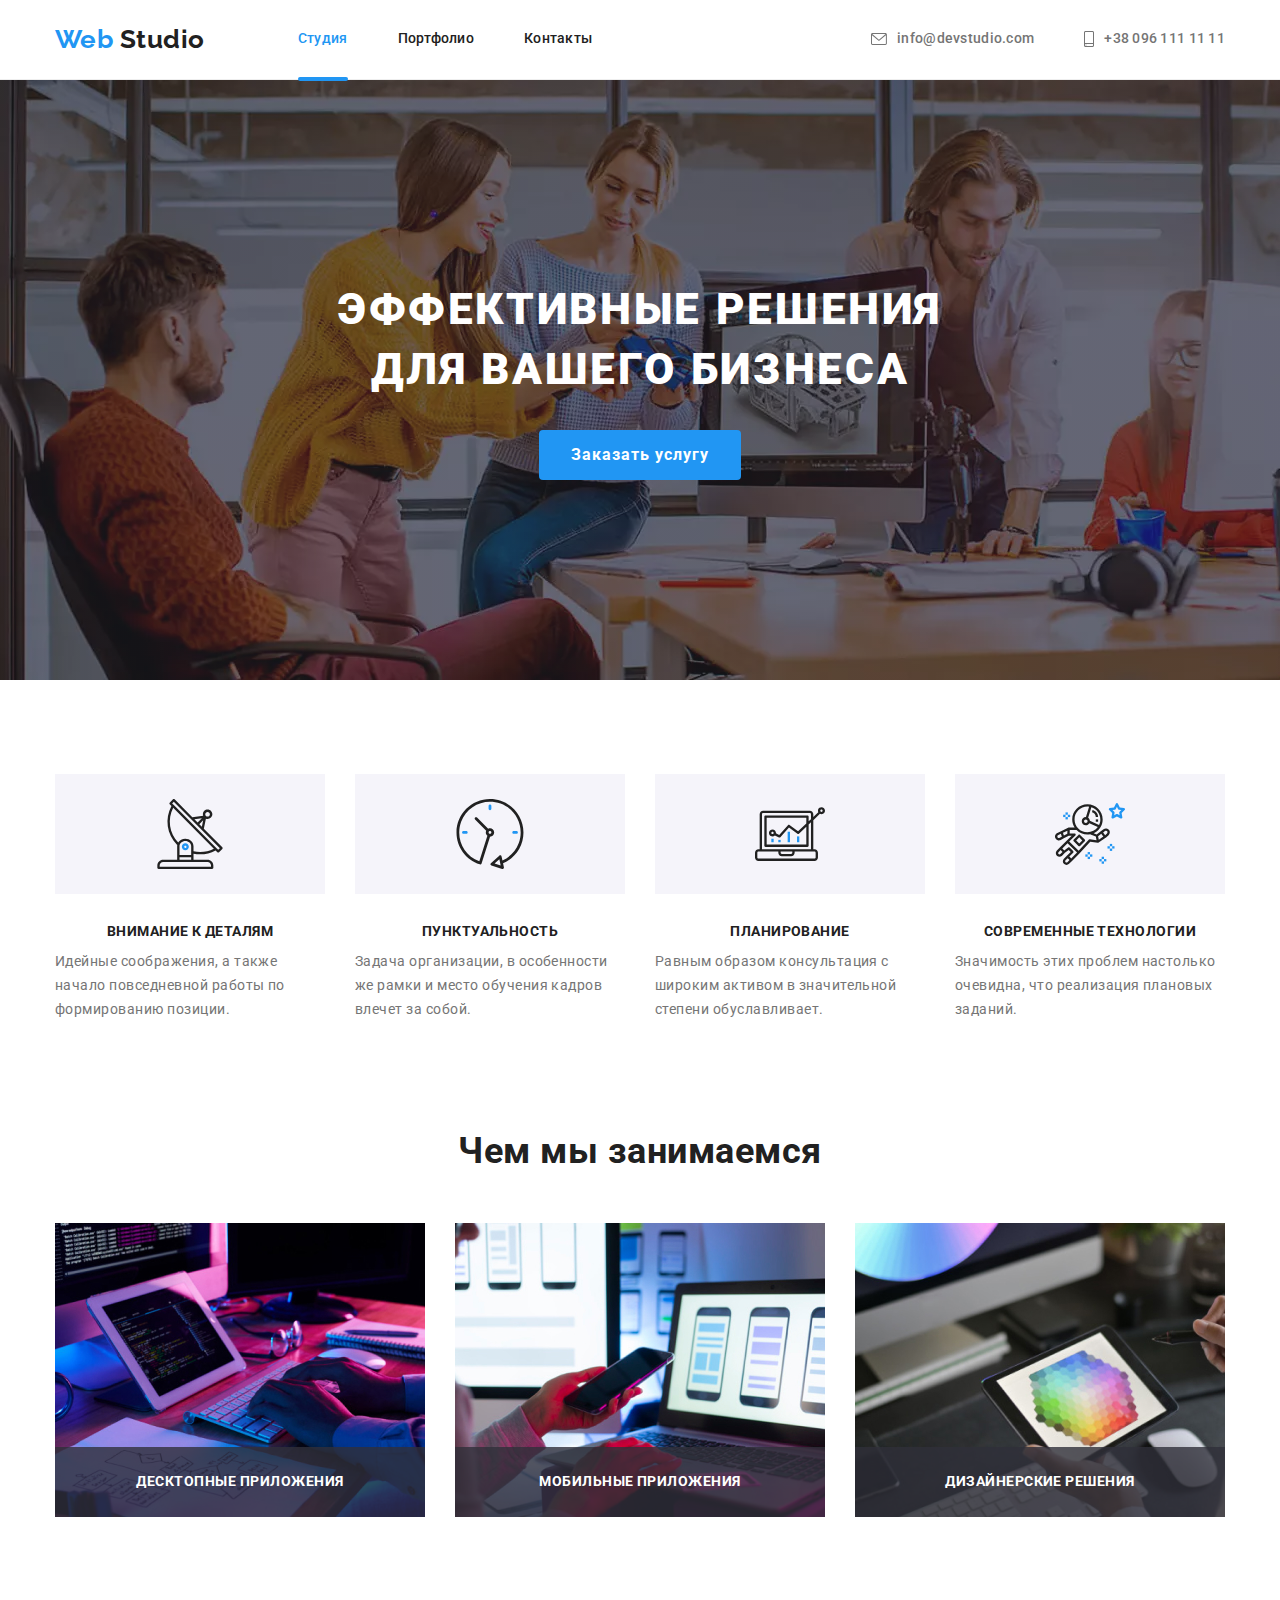
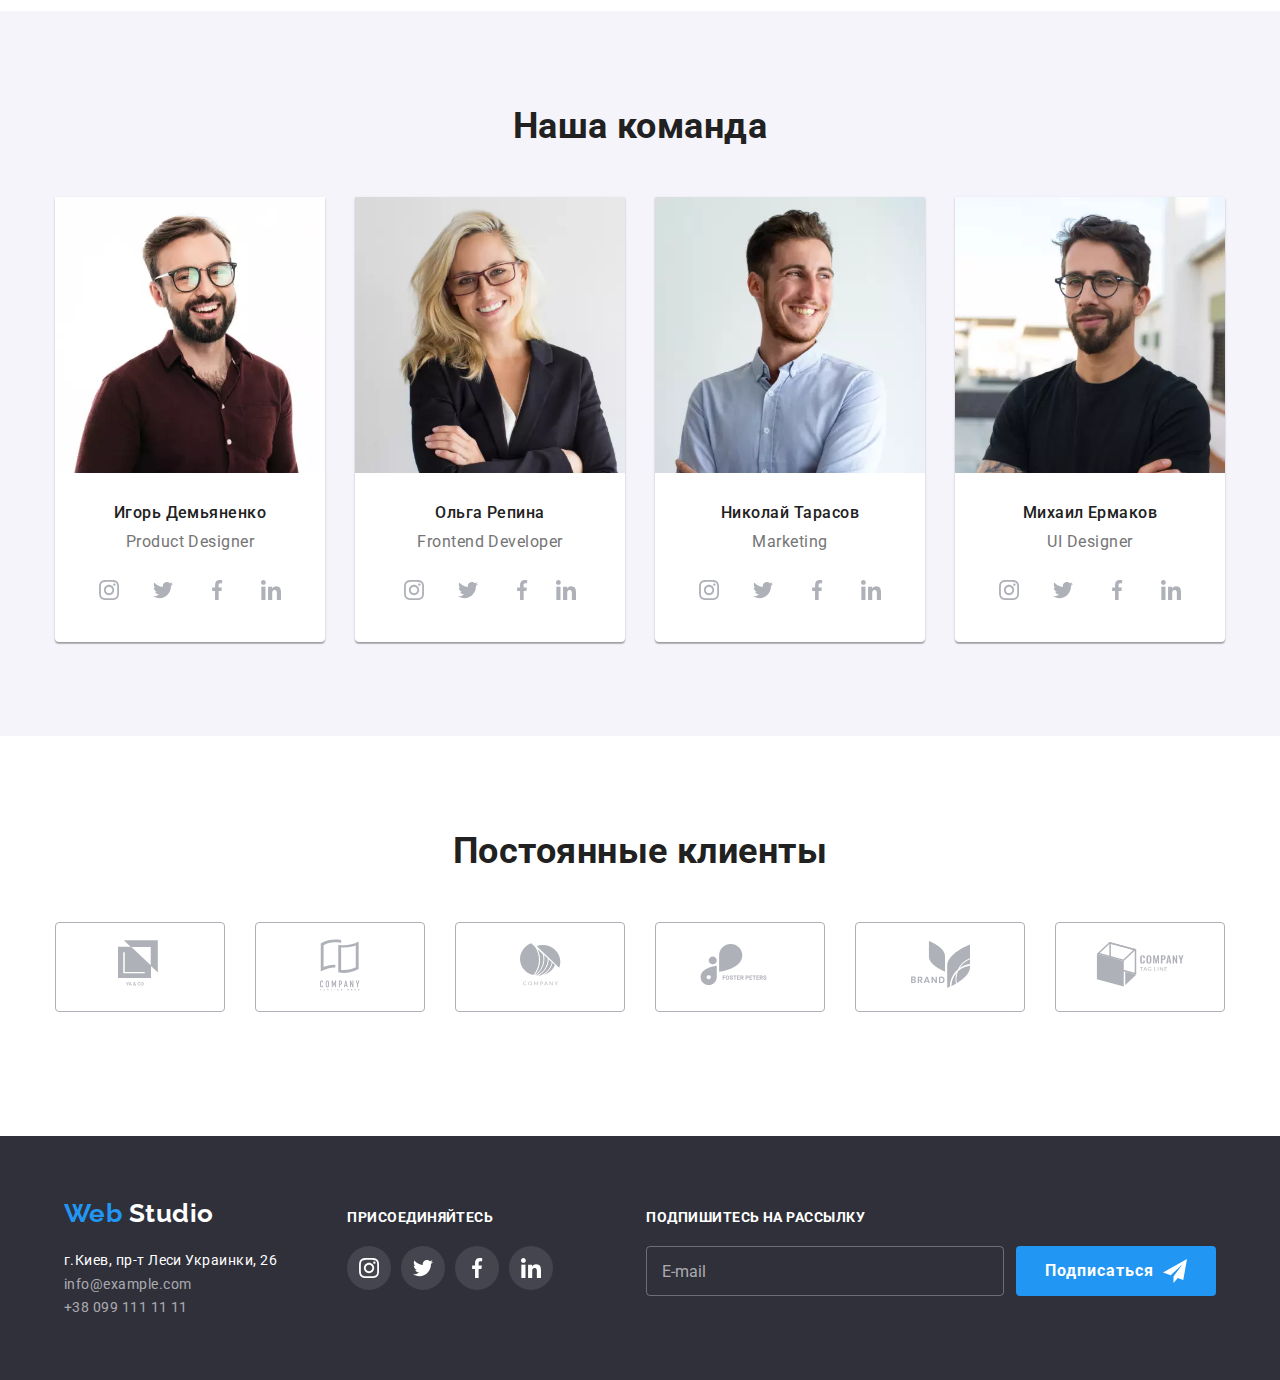
<file: index.html>
<!DOCTYPE html>
<html lang="ru">
	<head>
		<meta charset="UTF-8" />
		<meta name="viewport" content="width=device-width, initial-scale=1.0" />
		<title>WebStudio</title>
		<link
			href="https://fonts.googleapis.com/css2?family=Raleway:wght@700&family=Roboto:wght@400;500;700;900&display=swap"
			rel="stylesheet"/>
		<link
			rel="stylesheet"
			href="https://cdnjs.cloudflare.com/ajax/libs/modern-normalize/1.0.0/modern-normalize.min.css"
		/>
		<link rel="stylesheet" href="./css/main.min.css">
				
	</head>
	<body>
		<!----------------------------Header----------------------------->
		<header class="header">
			<div class="container">
				<div class="navigation">
					
					<a href="./index.html" class="link navigation__logo" aria-label="логотип">
						<span class="navigation__logo-part" lang="en">Web</span>
						<span>Studio</span>
					</a>

					<button type="button" class="navigation__button" aria-expanded="true" aria-controls="menu-container"
						data-menu-button>
						<svg width="40" height="40" aria-label="Мобильное меню" class="navigation-button-svg">
							<use class="navigation__button-close" href="./img/sprite.svg#close_40"></use>
							<use class="navigation__button-menu" href="./img/sprite.svg#menu_40"></use>
						</svg>
					</button>
					<div class="menu-mobile" data-menu>
						<ul class="navigation__list list">
							<li class="navigation__list-item"><a href="./index.html"
									class="link navigation__list-link current">Студия</a></li>
							<li class="navigation__list-item">
								<a href="./portfolio.html" class="link navigation__list-link">Портфолио</a>
							</li>
							<li class="navigation__list-item"><a href="" class="link navigation__list-link">Контакты</a></li>
						</ul>
						<address class="address">
							<ul class="address__list list">
								<li class="address__list-item">
									<a href="mailto:info@devstudio.com" class="link address__list-info">
										<svg width="16" height="12" class="address__list-svg">
											<use href="./img/sprite.svg#envelope"></use>
										</svg> info@devstudio.com</a>
								</li>
								<li class="address__list-item">
									<a href="tel:+380961111111" class="link address__list-info">
										<svg width="10" height="16" class="address__list-svg">
											<use href="./img/sprite.svg#smartphone"></use>
										</svg>+38 096 111 11 11</a>
								</li>
							</ul>
						</address>
					</div>

				</div>
			</div>
		</header>
		<main>
			<!----------------------------Hero----------------------------->
			<section class="hero">
				<div class="container">
					<h2 class="hero__title">Эффективные решения для вашего бизнеса</h2>
					<button type="button" class="hero__button" data-modal-open>Заказать услугу</button>
				</div>
			</section>
			<!-----------------------------Qualities---------------------------->
			<section class="section__qualities">
				<div class="container">
					<h2 hidden>Качества</h2>
					<ul class="qualities__list list">
						<li class="qualities__list-item qualities__list-icon-antenna">
							<h3 class="qualities__list-title">Внимание к деталям</h3>
							<p class="qualities__list-description">Идейные соображения, а также начало повседневной работы
								по формированию позиции.
							</p>
						</li>
						<li class="qualities__list-item qualities__list-icon-clock">
							<h3 class="qualities__list-title">Пунктуальность</h3>
							<p class="qualities__list-description">
								Задача организации, в особенности же рамки и место обучения кадров влечет за собой.
							</p>
						</li>
						<li class="qualities__list-item qualities__list-icon-diagram">
							<h3 class="qualities__list-title">Планирование</h3>
							<p class="qualities__list-description">
								Равным образом консультация с широким активом в значительной степени обуславливает.
							</p>
						</li>
						<li class="qualities__list-item qualities__list-icon-astronaut">
							<h3 class="qualities__list-title">Современные технологии</h3>
							<p class="qualities__list-description">Значимость этих проблем настолько очевидна, что
								реализация плановых заданий.</p>
						</li>
					</ul>
				</div>
			</section>
	
			<!------------------------------Work with----------------------------->
			<section class="section__work">
				<div class="container">
					<h2 class="work__title">Чем мы занимаемся</h2>
					<ul class="work__list list">
						<li class="work__list-item">
							<a class="work__list-link link" href=""><img src="./img/img1.jpg" width="370" height="294"
									alt="фото разработки" /></a>
							<div class="work__list-position">
								<p class="work__list-position-title">Десктопные приложения</p>
							</div>
						</li>
						<li class="work__list-item">
							<a class="work__list-link link" href=""><img src="./img/img2.jpg" width="370" height="294"
									alt="фото приложения" /></a>
							<div class="work__list-position">
								<p class="work__list-position-title">Мобильные приложения</p>
							</div>
						</li>
						<li class="work__list-item">
							<a class="work__list-link link" href=""><img src="./img/img3.jpg" width="370" height="294"
									alt="фото дизайна" /></a>
							<div class="work__list-position">
								<p class="work__list-position-title">Дизайнерские решения</p>
							</div>
						</li>
					</ul>
				</div>
			</section>
			<!------------------------------Our team----------------------------->
			<section class="section__team">
				<div class="container">
					<h2 class="team__title">Наша команда</h2>
					<ul class="team__list list">
						<li class="team__list-item">
							<picture class="picture">
								<source srcset="./img/team/mobil/mobil1@1x.webp 1x, ./img/team/mobil/mobil1@2x.webp 2x" @media="min-width: 320px">
								<source srcset="./img/team/mobil/mobil1@1x.jpg 1x, ./img/team/mobil/mobil1@2x.jpg 2x" @media="min-width: 320px">
								<source srcset="./img/team/tablet/tablet1@1x.webp 1x, ./img/team/tablet/tablet1@2x.webp 2x" @media="min-width: 768px">
								<source srcset="./img/team/tablet/tablet1@1x.jpg 1x, ./img/team/tablet/tablet1@2x.jpg 2x" @media="min-width: 768px">
								<source srcset="./img/team/desk/desk1@1x.webp 1x, ./img/team/desk/desk1@2x.webp 2x" @media="min-width: 1200px">
								<source srcset="./img/team/desk/desk1@1x.jpg 1x, ./img/team/desk/desk1@2x.jpg 2x" @media="min-width: 1200px">
								<img src="./img/team1.jpg1" width="450" height="460"
									alt="работник Игорь Демьяненко" />
							</picture>
							
							<h3 class="team__list-item-name">Игорь Демьяненко</h3>
							<p class="team__list-item-position" lang="en">Product Designer</p>
							<ul class="list team__social-list">
								<li class="team__social-list-item"><a href="" class="team__social-list-link"
										aria-label="Instagram">
										<svg class="team__social-list-svg">
											<use href="./img/sprite.svg#instagram"></use>
										</svg>
									</a></li>
								<li class="team__social-list-item"><a href="" class="team__social-list-link"
										aria-label="Twitter">
										<svg class="team__social-list-svg">
											<use href="./img/sprite.svg#twitter"></use>
										</svg></a></li>
								<li class="team__social-list-item"><a href="" class="team__social-list-link"
										aria-label="Facebook">
										<svg class="team__social-list-svg">
											<use href="./img/sprite.svg#facebook"></use>
										</svg></a></li>
								<li class="team__social-list-item"><a href="" class="team__social-list-link"
										aria-label="LinkedIn">
										<svg class="team__social-list-svg">
											<use href="./img/sprite.svg#linkedin"></use>
										</svg></a></li>
							</ul>
						</li>
						<li class="team__list-item">
							<picture class="picture">
								<source srcset="./img/team/mobil/mobil2@1x.webp 1x, ./img/team/mobil/mobil2@2x.webp 2x" @media="min-width: 320px">
								<source srcset="./img/team/mobil/mobil2@1x.jpg 1x, ./img/team/mobil/mobil2@2x.jpg 2x" @media="min-width: 320px">
								<source srcset="./img/team/tablet/tablet2@1x.webp 1x, ./img/team/tablet/tablet2@2x.webp 2x" @media="min-width: 768px">
								<source srcset="./img/team/tablet/tablet2@1x.jpg 1x, ./img/team/tablet/tablet2@2x.jpg 2x" @media="min-width: 768px">
								<source srcset="./img/team/desk/desk2@1x.webp 1x, ./img/team/desk/desk2@2x.webp 2x" @media="min-width: 1200px">
								<source srcset="./img/team/desk/desk2@1x.jpg 1x, ./img/team/desk/desk2@2x.jpg 2x" @media="min-width: 1200px">
								<img 
								srcset="./img/team/desk2@1x.webp 1x, ./img/team/desk2@2x.webp 2x"
								src="./img/team2.jpg" class="team_img"  width="450" height="460" alt="работник Ольга Репина" />
							</picture>
							<h3 class="team__list-item-name">Ольга Репина</h3>
							<p class="team__list-item-position" lang="en">Frontend Developer</p>
							<ul class="list team__social-list">
								<li class="team__social-list-item"><a href="" class="team__social-list-link"
										aria-label="Instagram">
										<svg class="team__social-list-svg">
											<use href="./img/sprite.svg#instagram"></use>
										</svg>
									</a></li>
								<li class="team__social-list-item"><a href="" class="team__social-list-link"
										aria-label="Twitter">
										<svg class="team__social-list-svg">
											<use href="./img/sprite.svg#twitter"></use>
										</svg></a></li>
								<li class="team__social-list-itemm"><a href="" class="team__social-list-link"
										aria-label="Facebook">
										<svg class="team__social-list-svg">
											<use href="./img/sprite.svg#facebook"></use>
										</svg></a></li>
								<li class="team__social-list-item"><a href="" class="team__social-list-link"
										aria-label="LinkedIn">
										<svg class="team__social-list-svg">
											<use href="./img/sprite.svg#linkedin"></use>
										</svg></a></li>
							</ul>
						</li>
						<li class="team__list-item">
							<picture class="picture">
								<source srcset="./img/team/mobil/mobil3@1x.webp 1x, ./img/team/mobil/mobil3@2x.webp 2x" @media="min-width: 320px">
								<source srcset="./img/team/mobil/mobil3@1x.jpg 1x, ./img/team/mobil/mobil3@2x.jpg 2x" @media="min-width: 320px">
								<source srcset="./img/team/tablet/tablet3@1x.webp 1x, ./img/team/tablet/tablet3@2x.webp 2x" @media="min-width: 768px">
								<source srcset="./img/team/tablet/tablet3@1x.jpg 1x, ./img/team/tablet/tablet3@2x.jpg 2x" @media="min-width: 768px">
								<source srcset="./img/team/desk/desk3@1x.webp 1x, ./img/team/desk/desk3@2x.webp 2x" @media="min-width: 1200px">
								<source srcset="./img/team/desk/desk3@1x.jpg 1x, ./img/team/desk/desk3@2x.jpg 2x" @media="min-width: 1200px">
								<img 
								srcset="./img/team/desk3@1x.webp 1x, ./img/team/desk3@2x.webp 2x"
								src="./img/team3.jpg" width="450" height="460" alt="работник Николай Тарасов" />
							</picture>
							<h3 class="team__list-item-name">Николай Тарасов</h3>
							<p class="team__list-item-position" lang="en">Marketing</p>
							<ul class="list team__social-list">
								<li class="team__social-list-item"><a href="" class="team__social-list-link"
										aria-label="Instagram">
										<svg class="team__social-list-svg">
											<use href="./img/sprite.svg#instagram"></use>
										</svg>
									</a></li>
								<li class="team__social-list-item"><a href="" class="team__social-list-link"
										aria-label="Twitter">
										<svg class="team__social-list-svg">
											<use href="./img/sprite.svg#twitter"></use>
										</svg></a></li>
								<li class="team__social-list-item"><a href="" class="team__social-list-link"
										aria-label="Facebook">
										<svg class="team__social-list-svg">
											<use href="./img/sprite.svg#facebook"></use>
										</svg></a></li>
								<li class="team__social-list-item"><a href="" class="team__social-list-link"
										aria-label="LinkedIn">
										<svg class="team__social-list-svg">
											<use href="./img/sprite.svg#linkedin"></use>
										</svg></a></li>
							</ul>
						</li>
						<li class="team__list-item">
							<picture class="picture">
								<source srcset="./img/team/mobil/mobil4@1x.webp 1x, ./img/team/mobil/mobil4@2x.webp 2x" @media="min-width: 320px">
								<source srcset="./img/team/mobil/mobil4@1x.jpg 1x, ./img/team/mobil/mobil4@2x.jpg 2x" @media="min-width: 320px">
								<source srcset="./img/team/tablet/tablet4@1x.webp 1x, ./img/team/tablet/tablet4@2x.webp 2x" @media="min-width: 768px">
								<source srcset="./img/team/tablet/tablet4@1x.jpg 1x, ./img/team/tablet/tablet4@2x.jpg 2x" @media="min-width: 768px">
								<source srcset="./img/team/desk/desk4@1x.webp 1x, ./img/team/desk/desk4@2x.webp 2x" @media="min-width: 1200px">
								<source srcset="./img/team/desk/desk4@1x.jpg 1x, ./img/team/desk/desk4@2x.jpg 2x" @media="min-width: 1200px">
								<img 
								srcset="./img/team/desk4@1x.webp 1x, ./img/team/desk4@2x.webp 2x"
								src="./img/team4.jpg" width="450" height="460" alt="работник Михаил Ермаков" />
							</picture>
							<h3 class="team__list-item-name">Михаил Ермаков</h3>
							<p class="team__list-item-position" lang="en">UI Designer</p>
							<ul class="list team__social-list">
								<li class="team__social-list-item"><a href="" class="team__social-list-link"
										aria-label="Instagram">
										<svg class="team__social-list-svg">
											<use href="./img/sprite.svg#instagram"></use>
										</svg>
									</a></li>
								<li class="team__social-list-item"><a href="" class="team__social-list-link"
										aria-label="Twitter">
										<svg class="team__social-list-svg">
											<use href="./img/sprite.svg#twitter"></use>
										</svg></a></li>
								<li class="team__social-list-item"><a href="" class="team__social-list-link"
										aria-label="Facebook">
										<svg class="team__social-list-svg">
											<use href="./img/sprite.svg#facebook"></use>
										</svg></a></li>
								<li class="team__social-list-item"><a href="" class="team__social-list-link"
										aria-label="LinkedIn">
										<svg class="team__social-list-svg">
											<use href="./img/sprite.svg#linkedin"></use>
										</svg></a></li>
							</ul>
						</li>
					</ul>
				</div>
			</section>
			<!------------------------------Our clients----------------------------->
			<section class="section__clients">
				<div class="container">
					<h2 class="clients__title">Постоянные клиенты</h2>
					<ul class="clients__list list">
						<li class="clients__list-item">
							<a class="clients__list-link link" href="">
								<svg width="44" height="49" class="clients__list-svg">
									<use href="./img/sprite.svg#logo1"></use>
								</svg>
							</a>
						</li>
						<li class="clients__list-item">
							<a class="clients__list-link link" href="">
								<svg width="40" height="52" class="clients__list-svg">
									<use href="./img/sprite.svg#logo2"></use>
								</svg>
							</a>
						</li>
						<li class="clients__list-item">
							<a class="clients__list-link link" href="">
								<svg width="41" height="43" class="clients__list-svg">
									<use href="./img/sprite.svg#logo3"></use>
								</svg>
							</a>
						</li>
						<li class="clients__list-item">
							<a class="clients__list-link link" href="">
								<svg width="80" height="42" class="clients__list-svg">
									<use href="./img/sprite.svg#logo4"></use>
								</svg>
							</a>
						</li>
						<li class="clients__list-item">
							<a class="clients__list-link link" href="">
								<svg width="59" height="47" class="clients__list-svg">
									<use href="./img/sprite.svg#logo5"></use>
								</svg>
							</a>
						</li>
						<li class="clients__list-item">
							<a class="clients__list-link link" href="">
								<svg width="89" height="45" class="clients__list-svg">
									<use href="./img/sprite.svg#logo6"></use>
								</svg>
							</a>
						</li>
					</ul>
				</div>
			</section>
		</main>
		<!-------------------------------Footer------------------------------->
		<footer class="section__footer">
			<div class="container">
				<div class="contact">
					<div class="contact__logo">
						<a href="./index.html" class="link contact__logo-link " aria-label="логотип">
							<span class="contact__logo-part" lang="en">Web</span>
							<span class="contact__logo-second-part" lang="en">Studio</span>
						</a>
						<address class="contact__address">
							<ul class="list contact__address-list">
								<li class="contact__address-list-item">
									<a href="https://goo.gl/maps/N2gtBFf1qG5EuxBL6" class="link contact__address-list-link"
										target="_blank">
										г.Киев, пр-т Леси Украинки, 26
									</a>
								</li>
								<li class="contact__address-list-item">
									<a href="mailto:info@example.com"
										class="link contact__address-list-info">info@example.com</a>
								</li>
								<li class="contact__address-list-item">
									<a href="tel:+380991111111" class="link contact__address-list-info">+38 099 111 11
										11</a>
								</li>
							</ul>
						</address>
					</div>
	
					<div class="contact__social">
						<h2 class="contact__social-title">присоединяйтесь</h2>
						<ul class="list contact__social-list">
							<li class="contact__social-list-item">
								<a href="" class="link contact__social-list-link" aria-label="Instagram">
									<svg class="contact__social-svg">
										<use href="./img/sprite.svg#instagram"></use>
									</svg>
								</a></li>
							<li class="contact__social-list-item">
								<a href="" class="link contact__social-list-link" aria-label="Twitter">
									<svg class="contact__social-svg">
										<use href="./img/sprite.svg#twitter"></use>
									</svg></a></li>
							<li class="contact__social-list-item">
								<a href="" class="link contact__social-list-link" aria-label="Facebook">
									<svg class="contact__social-svg">
										<use href="./img/sprite.svg#facebook"></use>
									</svg></a></li>
							<li class="contact__social-list-item">
								<a href="" class="link contact__social-list-link" aria-label="LinkedIn">
									<svg class="contact__social-svg">
										<use href="./img/sprite.svg#linkedin"></use>
									</svg></a></li>
						</ul>
					</div>
					<div class="subscription">
						<h2 class="subscription-title">Подпишитесь на рассылку</h2>
						<form action="#" class="subscription__form">
							<input type="email" name="mail" id="mail" class="subscription__form-input" placeholder="E-mail">
							<button type="submit" class="subscription__form-button">Подписаться
								<svg width="24" height="24" class="subscription__form-svg">
									<use href="./img/sprite.svg#send"></use>
								</svg>
							</button>
						</form>
					</div>
				</div>
			</div>
		</footer>
		<!--------------------Modal------------------------>
		<div class="backdrop is-hidden" data-modal>
			<div class="modal">
				<button type="button" class="modal__close-button" data-modal-close>
					<svg width="18" height="18" class="modal__close-svg">
						<use href="./img/sprite.svg#close"></use>
					</svg>
				</button>
				<form action="#" class="modal__form">
					<h2 class="modal__form-title">Оставьте свои данные, мы вам перезвоним</h2>
					<div class="modal__contact">
						<label for="name" class="modal__contact-lable">Имя</label>
						<input type="text" name="name" id="name" class="modal__contact-input">
						<svg width="18" height="18" class="modal__contact-svg">
							<use href="./img/sprite.svg#person"></use>
						</svg>
					</div>
					<div class="modal__contact">
						<label for="tel" class="modal__contact-lable">Телефон</label>
						<input type="tel" name="tel" id="tel" class="modal__contact-input">
						<svg width="18" height="18" class="modal__contact-svg">
							<use href="./img/sprite.svg#phone"></use>
						</svg>
					</div>
					<div class="modal__contact">
						<label for="email" class="modal__contact-lable">Почта</label>
						<input type="email" name="email" id="email" class="modal__contact-input">
						<svg width="18" height="18" class="modal__contact-svg">
							<use href="./img/sprite.svg#email"></use>
						</svg>
					</div>
					<label for="comment" class="modal__message-lable">Комментарий</label>
					<textarea name="message" placeholder="Введите текст" class="modal__message-form"
						id="comment"></textarea>
					<div class="modal__checkbox">
						<input type="checkbox" name="consent" id="consent" class="modal__checkbox-input visually-hidden">
						<div class="modal__checkbox-svg"></div>
						<label for="consent" class="modal__checkbox-lable">
	
							<span class="modal__checkbox-text">Соглашаюсь с рассылкой и принимаю
								<a href="" class="link modal__checkbox-link">Условия договора</a></span></label>
					</div>
				<button type="submit" class="modal__form-submit">Отправить</button>
				</form>
			</div>
		</div>
		<script src="./js/modal.js"></script>
		<script src="./js/menu.js"></script>
	</body>
</html>
</file>
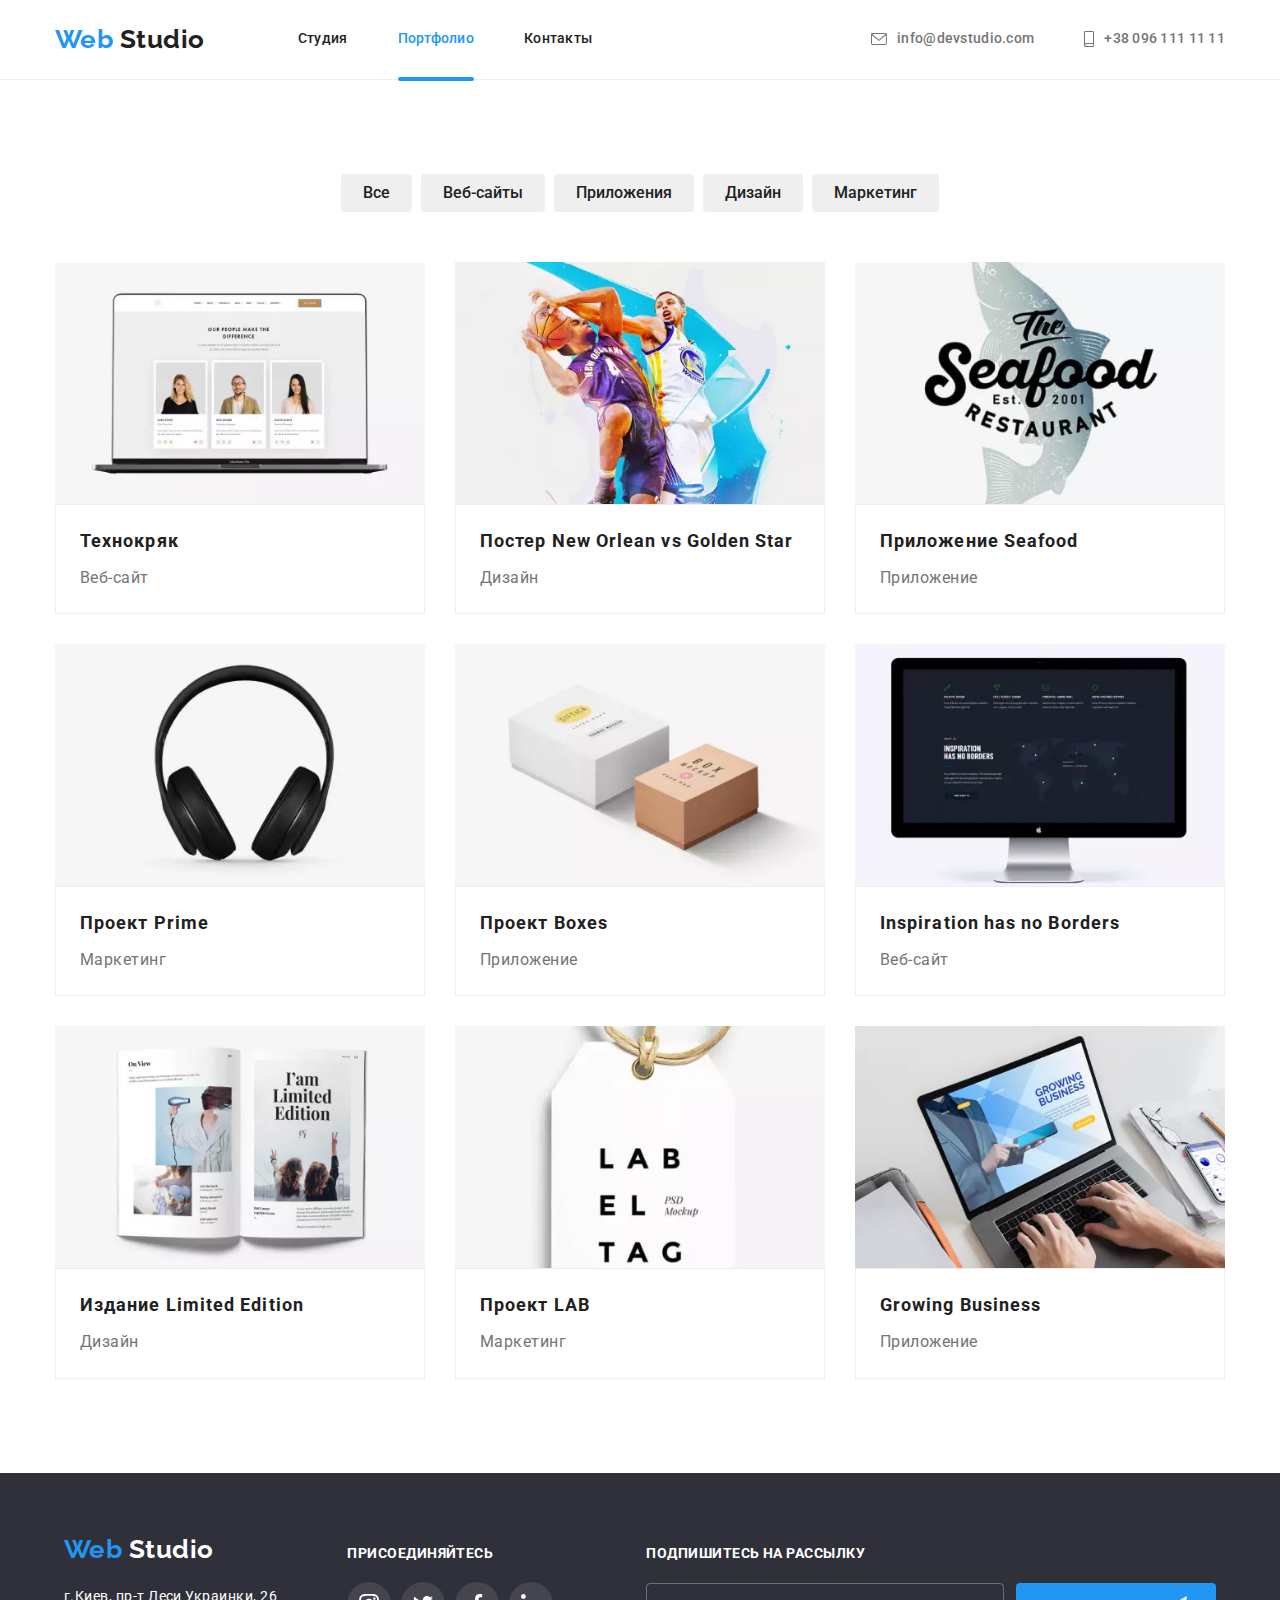
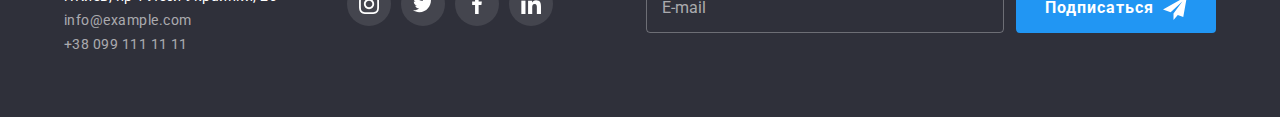
<file: portfolio.html>
<!DOCTYPE html>
<html lang="ru">
	<head>
		<meta charset="UTF-8" />
		<meta name="viewport" content="width=device-width, initial-scale=1.0" />
		<title>Document</title>
		<link
			href="https://fonts.googleapis.com/css2?family=Raleway:wght@700&family=Roboto:wght@400;500;700;900&display=swap"
			rel="stylesheet"/>
		<link
			rel="stylesheet"
			href="https://cdnjs.cloudflare.com/ajax/libs/modern-normalize/1.0.0/modern-normalize.min.css"/>
		<link rel="stylesheet" href="./css/main.min.css">
		
	</head>
	<body>
		<!----------------------------Header----------------------------->
		<header class="header">
			<div class="container">
				<div class="navigation">
		
					<a href="./index.html" class="link navigation__logo" aria-label="логотип">
						<span class="navigation__logo-part" lang="en">Web</span>
						<span>Studio</span>
					</a>
		
					<button type="button" class="navigation__button" aria-expanded="true"
						aria-controls="menu-container" data-menu-button>
						<svg width="40" height="40" aria-label="Мобильное меню">
							<use class="navigation__button-close" href="./img/sprite.svg#close_40"></use>
							<use class="navigation__button-menu" href="./img/sprite.svg#menu_40"></use>
						</svg>
					</button>
					<div class="menu-mobile" data-menu>
						<ul class="navigation__list list">
							<li class="navigation__list-item"><a href="./index.html"
									class="link navigation__list-link ">Студия</a></li>
							<li class="navigation__list-item">
								<a href="./portfolio.html" class="link navigation__list-link current">Портфолио</a>
							</li>
							<li class="navigation__list-item"><a href="" class="link navigation__list-link">Контакты</a></li>
						</ul>
						<address class="address">
							<ul class="address__list list">
								<li class="address__list-item">
									<a href="mailto:info@devstudio.com" class="link address__list-info">
										<svg width="16" height="12" class="address__list-svg">
											<use href="./img/sprite.svg#envelope"></use>
										</svg> info@devstudio.com</a>
								</li>
								<li class="address__list-item">
									<a href="tel:+380961111111" class="link address__list-info">
										<svg width="10" height="16" class="address__list-svg">
											<use href="./img/sprite.svg#smartphone"></use>
										</svg>+38 096 111 11 11</a>
								</li>
							</ul>
						</address>
					</div>
		
				</div>
			</div>
		</header>
		<main>
			<!----------------------------Main menu----------------------------->
			<h2 hidden>Наши проекты</h2>
			<section class="section__projects">
				<div class="container">
					<div class="projects__menu">
						<ul class="list projects__menu-list">
							<li class="projects__menu-item">
								<button type="button" class="projects__menu-button">Все</button>
							</li>
							<li class="projects__menu-item">
								<button type="button" class="projects__menu-button">Веб-сайты</button>
							</li>
							<li class="projects__menu-item">
								<button type="button" class="projects__menu-button">Приложения</button>
							</li>
							<li class="projects__menu-item">
								<button type="button" class="projects__menu-button">Дизайн</button>
							</li>
							<li class="projects__menu-item">
								<button type="button" class="projects__menu-button">Маркетинг</button>
							</li>
						</ul>
					</div>
					<!-----------------------------Our projects----------------------------->
					<ul class="list projects__list">
						<li class="projects__list-item">
							<a class="link projects__list-link" href="">
								<div class="projects__overlay">
									<picture class="picture">
										<source srcset="./img/portfolio/mobile/mob1@1x.webp 1x, ./img/portfolio/mobile/mob1@2x.webp 2x" @media="min-width: 320px">
										<source srcset="./img/portfolio/mobile/mob1@1x.jpg 1x, ./img/portfolio/mobile/mob1@2x.jpg 2x" @media="min-width: 320px">
										<source srcset="./img/portfolio/tablet/tabl1@1x.webp 1x, ./img/portfolio/tablet/tabl1@2x.webp 2x" @media="min-width: 768px">
										<source srcset="./img/portfolio/tablet/tabl1@1x.jpg 1x, ./img/portfolio/tablet/tabl1@2x.jpg 2x" @media="min-width: 768px">
										<source srcset="./img/portfolio/desk/desk1@1x.webp 1x, ./img/portfolio/desk/desk1@2x.webp 2x" @media="min-width: 1200px">
										<source srcset="./img/portfolio/desk/desk1@1x.jpg 1x, ./img/portfolio/desk/desk1@2x.jpg 2x" @media="min-width: 1200px">
										<img src="./img/work1.jpg1" width="450" height="294" alt="проект веб-сайта" />
									</picture>
									<div class="projects__information">
										<p class="projects__information-description">Технокряк это современная площадка
											распространения
											коронавируса. Компании используют эту платформу для цифрового
											шпионажа и атак на защищённые сервера конкурентов.</p>
									</div>
								</div>
								<div class="projects__description">
									<h3 class="title">Технокряк</h3>
									<p class="type">Веб-сайт</p>
								</div>
							</a>
						</li>
						<li class="projects__list-item">
							<a class="link projects__list-link" href="">
								<div class="projects__overlay">
									<picture class="picture">
										<source srcset="./img/portfolio/mobile/mob2@1x.webp 1x, ./img/portfolio/mobile/mob2@2x.webp 2x"	@media="min-width: 320px">
										<source srcset="./img/portfolio/mobile/mob2@1x.jpg 1x, ./img/portfolio/mobile/mob2@2x.jpg 2x" @media="min-width: 320px">
										<source srcset="./img/portfolio/tablet/tabl2@1x.webp 1x, ./img/portfolio/tablet/tabl2@2x.webp 2x" @media="min-width: 768px">
										<source srcset="./img/portfolio/tablet/tabl2@1x.jpg 1x, ./img/portfolio/tablet/tabl2@2x.jpg 2x" @media="min-width: 768px">
										<source srcset="./img/portfolio/desk/desk2@1x.webp 1x, ./img/portfolio/desk/desk2@2x.webp 2x"	@media="min-width: 1200px">
										<source srcset="./img/portfolio/desk/desk2@1x.jpg 1x, ./img/portfolio/desk/desk2@2x.jpg 2x" @media="min-width: 1200px">
										<img src="./img/work2.jpg1"  alt="проект дизайна" />
									</picture>
									<div class="projects__information">
										<p class="projects__information-description">Технокряк это современная площадка
											распространения
											коронавируса. Компании используют
											эту платформу для цифрового
											шпионажа и атак на защищённые сервера конкурентов.</p>
									</div>
								</div>
								<div class="projects__description">
									<h3 class="title">
										Постер
										<span lang="en">New Orlean vs Golden Star</span>
									</h3>
									<p class="type">Дизайн</p>
								</div>
							</a>
						</li>
						<li class="projects__list-item">
							<a class="link projects__list-link" href="">
								<div class="projects__overlay">
									<picture class="picture">
										<source srcset="./img/portfolio/mobile/mob3@1x.webp 1x, ./img/portfolio/mobile/mob3@2x.webp 2x" @media="min-width: 320px">
										<source srcset="./img/portfolio/mobile/mob3@1x.jpg 1x, ./img/portfolio/mobile/mob3@2x.jpg 2x" @media="min-width: 320px">
										<source srcset="./img/portfolio/tablet/tabl3@1x.webp 1x, ./img/portfolio/tablet/tabl3@2x.webp 2x" @media="min-width: 768px">
										<source srcset="./img/portfolio/tablet/tabl3@1x.jpg 1x, ./img/portfolio/tablet/tabl3@2x.jpg 2x" @media="min-width: 768px">
										<source srcset="./img/portfolio/desk/desk3@1x.webp 1x, ./img/portfolio/desk/desk3@2x.webp 2x"	@media="min-width: 1200px">
										<source srcset="./img/portfolio/desk/desk3@1x.jpg 1x, ./img/portfolio/desk/desk3@2x.jpg 2x" @media="min-width: 1200px">
									<img src="./img/work3.jpg1"  alt="проект приложения" />
									</picture>
								
									<div class="projects__information">
										<p class="projects__information-description">Технокряк это современная площадка
											распространения
											коронавируса. Компании используют
											эту платформу для цифрового
											шпионажа и атак на защищённые сервера конкурентов.</p>
									</div>
								</div>
								<div class="projects__description">
									<h3 class="title">
										Приложение
										<span lang="en">Seafood</span>
									</h3>
									<p class="type">Приложение</p>
								</div>
							</a>
						</li>
						<li class="projects__list-item">
							<a class="link projects__list-link" href="">
								<div class="projects__overlay">
									<picture class="picture">
										<source srcset="./img/portfolio/mobile/mob4@1x.webp 1x, ./img/portfolio/mobile/mob4@2x.webp 2x" @media="min-width: 320px">
										<source srcset="./img/portfolio/mobile/mob4@1x.jpg 1x, ./img/portfolio/mobile/mob4@2x.jpg 2x" @media="min-width: 320px">
										<source srcset="./img/portfolio/tablet/tabl4@1x.webp 1x, ./img/portfolio/tablet/tabl4@2x.webp 2x" @media="min-width: 768px">
										<source srcset="./img/portfolio/tablet/tabl4@1x.jpg 1x, ./img/portfolio/tablet/tabl4@2x.jpg 2x" @media="min-width: 768px">
										<source srcset="./img/portfolio/desk/desk4@1x.webp 1x, ./img/portfolio/desk/desk4@2x.webp 2x" @media="min-width: 1200px">
										<source srcset="./img/portfolio/desk/desk4@1x.jpg 1x, ./img/portfolio/desk/desk4@2x.jpg 2x" @media="min-width: 1200px">
										<img src="./img/work4.jpg1"  alt="маркетинг проекта" />
									</picture>
									<div class="projects__information">
										<p class="projects__information-description">Технокряк это современная площадка
											распространения
											коронавируса. Компании используют
											эту платформу для цифрового
											шпионажа и атак на защищённые сервера конкурентов.</p>
									</div>
								</div>
								<div class="projects__description">
									<h3 class="title">
										Проект
										<span lang="en">Prime</span>
									</h3>
									<p class="type">Маркетинг</p>
								</div>
							</a>
						</li>
						<li class="projects__list-item">
							<a class="link projects__list-link" href="">
								<div class="projects__overlay">
									<picture class="picture">
										<source srcset="./img/portfolio/mobile/mob5@1x.webp 1x, ./img/portfolio/mobile/mob5@2x.webp 2x" @media="min-width: 320px">
										<source srcset="./img/portfolio/mobile/mob5@1x.jpg 1x, ./img/portfolio/mobile/mob5@2x.jpg 2x"	@media="min-width: 320px">
										<source srcset="./img/portfolio/tablet/tabl5@1x.webp 1x, ./img/portfolio/tablet/tabl5@2x.webp 2x"	@media="min-width: 768px">
										<source srcset="./img/portfolio/tablet/tabl5@1x.jpg 1x, ./img/portfolio/tablet/tabl5@2x.jpg 2x" @media="min-width: 768px">
										<source srcset="./img/portfolio/desk/desk5@1x.webp 1x, ./img/portfolio/desk/desk5@2x.webp 2x" @media="min-width: 1200px">
										<source srcset="./img/portfolio/desk/desk5@1x.jpg 1x, ./img/portfolio/desk/desk5@2x.jpg 2x" @media="min-width: 1200px">
										<img src="./img/work5.jpg1"  alt="проект приложения" />
									</picture>
									<div class="projects__information">
										<p class="projects__information-description">Технокряк это современная площадка
											распространения
											коронавируса. Компании используют
											эту платформу для цифрового
											шпионажа и атак на защищённые сервера конкурентов.</p>
									</div>
								</div>
								<div class="projects__description">
									<h3 class="title">
										Проект
										<span lang="en">Boxes</span>
									</h3>
									<p class="type">Приложение</p>
								</div>
							</a>
						</li>
						<li class="projects__list-item">
							<a class="link projects__list-link" href="">
								<div class="projects__overlay">
									<picture class="picture">
										<source srcset="./img/portfolio/mobile/mob6@1x.webp 1x, ./img/portfolio/mobile/mob6@2x.webp 2x" @media="min-width: 320px">
										<source srcset="./img/portfolio/mobile/mob6@1x.jpg 1x, ./img/portfolio/mobile/mob6@2x.jpg 2x"	@media="min-width: 320px">
										<source srcset="./img/portfolio/tablet/tabl6@1x.webp 1x, ./img/portfolio/tablet/tabl6@2x.webp 2x"	@media="min-width: 768px">
										<source srcset="./img/portfolio/tablet/tabl6@1x.jpg 1x, ./img/portfolio/tablet/tabl6@2x.jpg 2x" @media="min-width: 768px">
										<source srcset="./img/portfolio/desk/desk6@1x.webp 1x, ./img/portfolio/desk/desk6@2x.webp 2x"	@media="min-width: 1200px">
										<source srcset="./img/portfolio/desk/desk6@1x.jpg 1x, ./img/portfolio/desk/desk6@2x.jpg 2x" @media="min-width: 1200px">
										<img src="./img/work6.jpg1"  alt="проект веб-сайта" />
									</picture>
									<div class="projects__information">
										<p class="projects__information-description">Технокряк это современная площадка
											распространения
											коронавируса. Компании используют
											эту платформу для цифрового
											шпионажа и атак на защищённые сервера конкурентов.</p>
									</div>
								</div>
								<div class="projects__description">
									<h3 class="title" lang="en">Inspiration has no Borders</h3>
									<p class="type">Веб-сайт</p>
								</div>
							</a>
						</li>
						<li class="projects__list-item">
							<a class="link projects__list-link" href="">
								<div class="projects__overlay">
									<picture class="picture">
										<source srcset="./img/portfolio/mobile/mob7@1x.webp 1x, ./img/portfolio/mobile/mob7@2x.webp 2x" @media="min-width: 320px">
										<source srcset="./img/portfolio/mobile/mob7@1x.jpg 1x, ./img/portfolio/mobile/mob7@2x.jpg 2x"	@media="min-width: 320px">
										<source srcset="./img/portfolio/tablet/tabl7@1x.webp 1x, ./img/portfolio/tablet/tabl7@2x.webp 2x"	@media="min-width: 768px">
										<source srcset="./img/portfolio/tablet/tabl7@1x.jpg 1x, ./img/portfolio/tablet/tabl7@2x.jpg 2x" @media="min-width: 768px">
										<source srcset="./img/portfolio/desk/desk7@1x.webp 1x, ./img/portfolio/desk/desk7@2x.webp 2x" @media="min-width: 1200px">
										<source srcset="./img/portfolio/desk/desk7@1x.jpg 1x, ./img/portfolio/desk/desk7@2x.jpg 2x" @media="min-width: 1200px">
										<img src="./img/work7.jpg1"  alt="проект дизайна" />
									</picture>
									<div class="projects__information">
										<p class="projects__information-description">Технокряк это современная площадка
											распространения
											коронавируса. Компании используют
											эту платформу для цифрового
											шпионажа и атак на защищённые сервера конкурентов.</p>
									</div>
								</div>
								<div class="projects__description">
									<h3 class="title">
										Издание
										<span lang="en">Limited Edition</span>
									</h3>
									<p class="type">Дизайн</p>
								</div>
							</a>
						</li>
						<li class="projects__list-item">
							<a class="link projects__list-link" href="">
								<div class="projects__overlay">
									<picture class="picture">
										<source srcset="./img/portfolio/mobile/mob8@1x.webp 1x, ./img/portfolio/mobile/mob8@2x.webp 2x" @media="min-width: 320px">
										<source srcset="./img/portfolio/mobile/mob8@1x.jpg 1x, ./img/portfolio/mobile/mob8@2x.jpg 2x"	@media="min-width: 320px">
										<source srcset="./img/portfolio/tablet/tabl8@1x.webp 1x, ./img/portfolio/tablet/tabl8@2x.webp 2x"	@media="min-width: 768px">
										<source srcset="./img/portfolio/tablet/tabl8@1x.jpg 1x, ./img/portfolio/tablet/tabl8@2x.jpg 2x" @media="min-width: 768px">
										<source srcset="./img/portfolio/desk/desk8@1x.webp 1x, ./img/portfolio/desk/desk8@2x.webp 2x"	@media="min-width: 1200px">
										<source srcset="./img/portfolio/desk/desk8@1x.jpg 1x, ./img/portfolio/desk/desk8@2x.jpg 2x" @media="min-width: 1200px">
										<img src="./img/work8.jpg1"  alt="маркетинг проекта" />
									</picture>
									<div class="projects__information">
										<p class="projects__information-description">Технокряк это современная площадка
											распространения
											коронавируса. Компании используют
											эту платформу для цифрового
											шпионажа и атак на защищённые сервера конкурентов.</p>
									</div>
								</div>
								<div class="projects__description">
									<h3 class="title">
										Проект
										<span lang="en">LAB</span>
									</h3>
									<p class="type">Маркетинг</p>
								</div>
							</a>
						</li>
						<li class="projects__list-item">
							<a class="link projects__list-link" href="">
								<div class="projects__overlay">
									<picture class="picture">
										<source srcset="./img/portfolio/mobile/mob9@1x.webp 1x, ./img/portfolio/mobile/mob9@2x.webp 2x" @media="min-width: 320px">
										<source srcset="./img/portfolio/mobile/mob9@1x.jpg 1x, ./img/portfolio/mobile/mob9@2x.jpg 2x"	@media="min-width: 320px">
										<source srcset="./img/portfolio/tablet/tabl9@1x.webp 1x, ./img/portfolio/tablet/tabl9@2x.webp 2x"	@media="min-width: 768px">
										<source srcset="./img/portfolio/tablet/tabl9@1x.jpg 1x, ./img/portfolio/tablet/tabl9@2x.jpg 2x" @media="min-width: 768px">
										<source srcset="./img/portfolio/desk/desk9@1x.webp 1x, ./img/portfolio/desk/desk9@2x.webp 2x"	@media="min-width: 1200px">
										<source srcset="./img/portfolio/desk/desk9@1x.jpg 1x, ./img/portfolio/desk/desk9@2x.jpg 2x" @media="min-width: 1200px">
										<img src="./img/work9.jpg1"  alt="проект приложения" />
									</picture>
									<div class="projects__information">
										<p class="projects__information-description">Технокряк это современная площадка
											распространения
											коронавируса. Компании используют
											эту платформу для цифрового
											шпионажа и атак на защищённые сервера конкурентов.</p>
									</div>
								</div>
								<div class="projects__description">
									<h3 class="title" lang="en">Growing Business</h3>
									<p class="type">Приложение</p>
								</div>
							</a>
						</li>
					</ul>
				</div>
			</section>
		</main>
	
		<!--Footer-->
		<footer class="section__footer">
			<div class="container">
				<div class="contact">
					<div class="contact__logo">
						<a href="./index.html" class="link contact__logo-link " aria-label="логотип">
							<span class="contact__logo-part" lang="en">Web</span>
							<span class="contact__logo-second-part" lang="en">Studio</span>
						</a>
						<address class="contact__address">
							<ul class="list contact__address-list">
								<li class="contact__address-list-item">
									<a href="https://goo.gl/maps/N2gtBFf1qG5EuxBL6" class="link contact__address-list-link"
										target="_blank">
										г.Киев, пр-т Леси Украинки, 26
									</a>
								</li>
								<li class="contact__address-list-item">
									<a href="mailto:info@example.com"
										class="link contact__address-list-info">info@example.com</a>
								</li>
								<li class="contact__address-list-item">
									<a href="tel:+380991111111" class="link contact__address-list-info">+38 099 111 11
										11</a>
								</li>
							</ul>
						</address>
					</div>
	
					<div class="contact__social">
						<h2 class="contact__social-title">присоединяйтесь</h2>
						<ul class="list contact__social-list">
							<li class="contact__social-list-item">
								<a href="" class="link contact__social-list-link" aria-label="Instagram">
									<svg class="contact__social-svg">
										<use href="./img/sprite.svg#instagram"></use>
									</svg>
								</a></li>
							<li class="contact__social-list-item">
								<a href="" class="link contact__social-list-link" aria-label="Twitter">
									<svg class="contact__social-svg">
										<use href="./img/sprite.svg#twitter"></use>
									</svg></a></li>
							<li class="contact__social-list-item">
								<a href="" class="link contact__social-list-link" aria-label="Facebook">
									<svg class="contact__social-svg">
										<use href="./img/sprite.svg#facebook"></use>
									</svg></a></li>
							<li class="contact__social-list-item">
								<a href="" class="link contact__social-list-link" aria-label="LinkedIn">
									<svg class="contact__social-svg">
										<use href="./img/sprite.svg#linkedin"></use>
									</svg></a></li>
						</ul>
					</div>
					<div class="subscription">
						<h2 class="subscription-title">Подпишитесь на рассылку</h2>
						<form action="#" class="subscription__form">
							<!--<label for="mail" class="">Подпишитесь на рассылку</label>-->
							<input type="email" name="mail" id="mail" class="subscription__form-input" placeholder="E-mail">
							<button type="submit" class="subscription__form-button">Подписаться
								<svg width="24" height="24" class="subscription__form-svg">
									<use href="./img/sprite.svg#send"></use>
								</svg>
							</button>
						</form>
					</div>
				</div>
			</div>
		</footer>
		<script src="./js/modal.js"></script>
		<script src="./js/menu.js"></script>
	</body>
</html>
</file>
<file: css/main.min.css>
*{box-sizing:border-box}body{background-color:#fff;color:#757575;font-family:"Roboto",sans-serif;letter-spacing:0.03em}img{display:block;max-width:100%;height:auto}.list{list-style:none;margin:0;padding:0}.link{text-decoration:none}.visually-hidden{position:absolute;height:16px;width:16px;opacity:0}.container{padding-left:15px;padding-right:15px;margin:0 auto}@media (min-width: 480px){.container{max-width:480px}}@media (min-width: 768px){.container{max-width:768px}}@media (min-width: 1200px){.container{max-width:1200px}}.section__qualities,.section__clients,.section__projects{padding-top:60px;padding-bottom:60px}@media (min-width: 1200px){.section__qualities,.section__clients,.section__projects{padding-top:94px;padding-bottom:94px}}.section__work{display:none}@media (min-width: 1200px){.section__work{display:flex;padding-bottom:94px}}.section__team{width:100%;background-color:#f5f4fa;padding-top:60px;padding-bottom:60px;margin:0 auto}@media (min-width: 1200px){.section__team{padding-top:94px;padding-bottom:94px}}.section__footer{background-color:#2f303a;text-align:center;padding-top:60px;padding-bottom:60px}@media (min-width: 1200px){.section__footer{text-align:left}}.navigation{display:flex;align-items:center}@media (max-width: 767px){.navigation{display:flex;align-items:center;justify-content:space-between}}@media (min-width: 768px){.navigation{display:flex;align-items:center}}.navigation__logo{color:#212121;font-family:"Raleway",sans-serif;font-weight:700;font-size:24px;line-height:1.16}@media (min-width: 768px){.navigation__logo{margin-right:83px}}@media (min-width: 1200px){.navigation__logo{font-size:26px;margin-right:93px}}.navigation__logo-part{color:#2196f3}@media (max-width: 767px){.navigation__list{padding-top:60px}}@media (min-width: 768px){.navigation__list{font-weight:500;font-size:14px;line-height:1.14;letter-spacing:0.02em;display:flex;align-items:center}}@media (max-width: 767px){.navigation__list-item:not(:last-child){margin-bottom:40px}}@media (min-width: 768px){.navigation__list-item:not(:last-child){margin-right:50px}}.navigation__list-link{color:#212121;display:inline-block;position:relative}@media (max-width: 767px){.navigation__list-link{font-weight:500;font-size:18px;line-height:1.17;letter-spacing:0.02em}}@media (min-width: 768px){.navigation__list-link{text-decoration:none;transition:color 250ms cubic-bezier(0.4, 0, 0.2, 1)}}.navigation__list-link.current{color:#2196f3}.navigation__list-link::after{content:"";display:block;width:100%;height:4px;background-color:#2196f3;border-radius:2px;position:absolute;opacity:0;text-align:center;transition:250ms cubic-bezier(0.4, 0, 0.2, 1)}@media (min-width: 768px){.navigation__list-link::after{content:"";display:block;width:100%;margin-top:28px}}@media (min-width: 1200px){.navigation__list-link::after{margin-top:30px}}.navigation__list-link:hover,.navigation__list-link:focus{color:#2196f3}.navigation__list-link:hover::after,.navigation__list-link:focus::after{opacity:1}.navigation__list-link.current::after{opacity:1}@media (min-width: 768px){.address{display:flex;justify-content:flex-end;align-items:center;margin-left:auto}}@media (max-width: 767px){.address__list{margin-top:60px;padding-bottom:60px}}@media (min-width: 768px){.address__list{margin-left:84px}}@media (min-width: 1200px){.address__list{display:flex;align-items:center}}@media (max-width: 767px){.address__list-item:not(:last-child){margin-bottom:16px}}@media screen and (min-width: 768px) and (max-width: 1199px){.address__list-item:not(:last-child){margin-bottom:10px}}@media (min-width: 1200px){.address__list-item:not(:last-child){margin-right:50px}}.address__list-svg{margin-right:10px}@media (min-width: 768px){.address__list-svg{margin-right:8px;fill:#757575;transition:fill 250ms cubic-bezier(0.4, 0, 0.2, 1)}}@media (min-width: 1200px){.address__list-svg{margin-right:10px}}.address__list-info{color:#757575;font-style:normal;font-weight:500;letter-spacing:0.02em;transition:color 250ms cubic-bezier(0.4, 0, 0.2, 1)}@media (max-width: 767px){.address__list-info{font-size:18px;line-height:1.67}}@media (min-width: 768px){.address__list-info{display:flex;align-items:center;font-size:12px;line-height:1.14}}@media (min-width: 1200px){.address__list-info{justify-content:center;font-size:14px}}@media (min-width: 1200px){.address__list-info:not(:last-child){margin-right:50px}}.address__list-info:hover{color:#2196f3}.address__list-info:hover .address__list-svg{fill:#2196f3}.address__list-info:focus{color:#2196f3}.address__list-info:focus .address__list-svg{fill:#2196f3}.hero{text-align:center;width:100%;padding-top:118px;padding-bottom:118px;margin:0 auto;background-color:#c4c4c4;background-repeat:no-repeat;background-size:cover}@media (min-width: 1200px){.hero{padding-top:200px;padding-bottom:200px}}.hero__button{color:#fff;background-color:#2196f3;min-width:200px;padding:10px 32px;font-weight:700;font-size:16px;line-height:1.9;align-items:center;letter-spacing:0.06em;border:none;border-radius:4px;cursor:pointer;transition:250ms cubic-bezier(0.4, 0, 0.2, 1)}.hero__button:hover,.hero__button:focus{color:#2196f3;background-color:#fff}.hero__title{color:#fff;font-weight:900;font-size:26px;line-height:1.62;letter-spacing:0.06em;text-transform:uppercase;max-width:360px;margin:0 auto 30px;margin-top:0;margin-bottom:30px}@media (min-width: 1200px){.hero__title{max-width:696px;font-size:44px;line-height:1.36;margin:0 auto 30px}}@media (min-width: 768px){.qualities__list{display:flex;flex-wrap:wrap}}@media (min-width: 1200px){.qualities__list{display:flex;flex-direction:row;justify-content:space-around}}.qualities__list-item{margin:0 auto}@media (min-width: 768px){.qualities__list-item{max-width:354px}.qualities__list-item:not(:nth-last-child(-n+2)){margin-bottom:30px}}@media (min-width: 768px) and (max-width: 1199px){.qualities__list-item:nth-last-child(even){margin-right:30px}}@media (min-width: 1200px){.qualities__list-item{max-width:270px}}.qualities__list-item:not(:last-child){margin-bottom:30px}@media (min-width: 768px){.qualities__list-item:not(:last-child){margin-bottom:0px}}@media (min-width: 1200px){.qualities__list-item:not(:last-child){margin-right:30px}}.qualities__list-item::before{display:block;content:"";height:120px;background-repeat:no-repeat;background-position:center;background-color:#f5f4fa;margin-bottom:30px}.qualities__list-icon-antenna::before{background-image:url(../img/svg/antenna.svg)}.qualities__list-icon-clock::before{background-image:url(../img/svg/clock.svg)}.qualities__list-icon-diagram::before{background-image:url(../img/svg/diagram.svg)}.qualities__list-icon-astronaut::before{background-image:url(../img/svg/astronaut.svg)}.qualities__list-title{color:#212121;font-weight:700;font-size:14px;line-height:1.14;text-transform:uppercase;text-align:center;margin-top:30px;margin-bottom:10px}@media (min-width: 1200px){.qualities__list-title{margin-top:0}}.qualities__list-description{color:var(--primary-text-color);font-weight:400;font-size:14px;line-height:1.7;margin-top:0}.work__title{color:#212121;font-weight:700;font-size:36px;line-height:1.2;text-align:center;margin-top:0;margin-bottom:50px}.work__list{display:flex;flex-direction:row;justify-content:space-around}.work__list-item{display:flex;justify-content:center;align-items:flex-end;max-width:calc(100%-30px * 2)/3;position:relative}.work__list-item:not(:nth-child(3n)){margin-right:30px}.work__list-position{background:rgba(47,48,58,0.8);width:100%;display:flex;position:absolute}.work__list-position-title{color:#fff;font-weight:700;font-size:14px;line-height:1.14;margin:27px auto;text-transform:uppercase}.team__title{color:#212121;font-weight:700;font-size:28px;line-height:1.18;text-align:center;margin-top:0;margin-bottom:30px}@media (min-width: 1200px){.team__title{font-size:36px;margin-bottom:50px}}@media (min-width: 768px){.team__list{display:flex;flex-wrap:wrap}}.team__list-item{background-color:#fff;box-shadow:0px 1px 3px rgba(0,0,0,0.12),0px 1px 1px rgba(0,0,0,0.14),0px 2px 1px rgba(0,0,0,0.2);border-radius:0px 0px 4px 4px}@media (min-width: 768px){.team__list-item{width:354px}}@media (min-width: 1200px){.team__list-item{width:270px}}@media (min-width: 768px) and (max-width: 1199px){.team__list-item:nth-last-child(even){margin-right:30px}}@media (max-width: 767px){.team__list-item:not(:last-child){margin-bottom:30px}}@media (min-width: 1200px){.team__list-item:not(:last-child){margin-right:30px}}@media (min-width: 768px) and (max-width: 1199px){.team__list-item:not(:nth-last-child(-n+2)){margin-bottom:30px}}.team__list-item-name{color:#212121;font-weight:500;font-size:16px;line-height:1.2;text-align:center;margin-top:30px;margin-bottom:10px}.team__list-item-position{font-weight:400;font-size:16px;line-height:1.2;text-align:center;margin-bottom:16px}@media (min-width: 1200px){.team__list-item-position{margin-top:0}}.team__social-list{display:flex;justify-content:center;align-items:center}.team__social-list-item:not(:last-child){margin-right:10px}.team__social-list-link{display:flex;justify-content:center;align-items:center;text-decoration:none;width:44px;height:44px;background-color:#fff;border-radius:50%;margin-bottom:24px;transition:background-color 250ms cubic-bezier(0.4, 0, 0.2, 1)}@media (min-width: 1200px){.team__social-list-link{margin-bottom:30px}}.team__social-list-link:hover{background-color:#2196f3}.team__social-list-link:hover .team__social-list-svg{fill:#fff}.team__social-list-link:focus{background-color:#2196f3}.team__social-list-link:focus .team__social-list-svg{fill:#fff}.team__social-list-svg{width:20px;height:20px;fill:#afb1b8;transition:fill 250ms cubic-bezier(0.4, 0, 0.2, 1)}.clients__title{color:#212121;font-weight:700;font-size:28px;line-height:1.18;text-align:center;margin-top:0;margin-bottom:30px}@media (min-width: 1200px){.clients__title{justify-content:center;font-size:36px;margin-bottom:50px}}@media (min-width: 480px){.clients__list{display:flex;flex-wrap:wrap;justify-content:space-between}}@media (min-width: 1200px){.clients__list{display:flex}}.clients__list-item{display:flex;justify-content:center;align-items:center;width:210px;height:90px;border:1px solid #afb1b8;border-radius:4px;margin:0 auto;transition:border 250ms cubic-bezier(0.4, 0, 0.2, 1)}@media (min-width: 480px){.clients__list-item{margin:0}}@media (min-width: 1200px){.clients__list-item{width:170px}}.clients__list-item:not(:last-child){margin-bottom:30px}@media (min-width: 480px){.clients__list-item:not(:last-child){margin-bottom:0}}@media (min-width: 1200px){.clients__list-item:not(:last-child){margin-right:30px}}@media (min-width: 480px) and (max-width: 767px){.clients__list-item:nth-last-child(even){margin-right:30px}}@media (min-width: 480px) and (max-width: 767px){.clients__list-item:not(:nth-last-child(-n+2)){margin-bottom:30px}}@media (min-width: 768px){.clients__list-item:not(:nth-last-child(-n+3)){margin-bottom:30px}}.clients__list-item:hover{border:1px solid #2196f3}.clients__list-item:hover .clients__list-svg{fill:#2196f3}.clients__list-item:focus{border:1px solid #2196f3}.clients__list-item:focus .clients-list-svg{fill:#2196f3}.clients__list-svg{fill:#afb1b8;transition:fill 250ms cubic-bezier(0.4, 0, 0.2, 1)}@media (min-width: 768px){.contact{display:flex;flex-wrap:wrap;justify-content:center;align-items:baseline}}@media (min-width: 1200px){.contact{display:flex;flex-direction:row}}@media (min-width: 768px){.contact__logo{margin-right:165px;margin-bottom:60px}}@media (min-width: 1200px){.contact__logo{margin-right:70px;margin-bottom:0}}.contact__logo-link{color:#212121;font-family:"Raleway",sans-serif;font-weight:700;font-size:26px;line-height:1.2}.contact__logo-part{color:#2196f3}.contact__logo-second-part{color:#fff;font-family:"Raleway",sans-serif;font-weight:700;line-height:1.2;margin-top:0;margin-bottom:20px}.contact__address{margin-top:20px}.contact__address-list{display:flex;flex-direction:column}.contact__address-list-item :not(:last-child){margin-bottom:8px}@media (min-width: 1200px){.contact__address-list-item :not(:last-child){margin-bottom:9px}}.contact__address-list-link{color:#fff;font-style:normal;font-weight:400;font-size:14px;line-height:1.7}.contact__address-list-info{color:rgba(255,255,255,0.6);font-style:normal;font-weight:400;font-size:14px;line-height:1.7}.contact__social{margin-top:60px}@media (min-width: 768px){.contact__social{margin-top:0}}@media (min-width: 1200px){.contact__social{margin-right:93px}}.contact__social-title{color:#fff;font-weight:700;font-size:14px;line-height:1.14;text-transform:uppercase;margin-bottom:20px}.contact__social-list{display:flex;flex-direction:row;justify-content:center;margin-bottom:60px}@media (min-width: 1200px){.contact__social-list{margin-bottom:20px}}.contact__social-list-item:not(:last-child){margin-right:10px}.contact__social-list-link{display:flex;justify-content:center;align-items:center;width:44px;height:44px;background-color:rgba(255,255,255,0.1);border-radius:50%;transition:background-color 250ms cubic-bezier(0.4, 0, 0.2, 1)}.contact__social-list-link:hover{background-color:#2196f3}.contact__social-list-link:focus{background-color:#2196f3}.contact__social-svg{width:20px;height:20px;fill:#fff}.subscription-title{font-style:normal;font-weight:700;font-size:14px;line-height:1.33;text-transform:uppercase;margin-bottom:20px;color:#fff}@media (min-width: 1200px){.subscription__form{display:flex}}.subscription__form-input{color:#fff;width:100%;height:50px;border:1px solid rgba(255,255,255,0.3);border-radius:4px;background-color:transparent;padding:16px 15px;margin-bottom:20px}@media (min-width: 480px){.subscription__form-input{width:450px}}@media (min-width: 1200px){.subscription__form-input{width:358px;margin-right:12px;margin-bottom:0}}.subscription__form-input:hover{border-color:#2196f3}.subscription__form-input:focus{outline:none;border-color:#2196f3}.subscription__form-input::placeholder{font-weight:400;font-size:16px;line-height:1.25;color:rgba(255,255,255,0.6)}.subscription__form-input:not(:placeholder-shown){border-color:#2196f3}.subscription__form-button{color:#fff;background-color:#2196f3;display:flex;justify-content:center;align-items:center;width:200px;height:50px;font-weight:700;font-size:16px;line-height:1.87;text-align:center;letter-spacing:0.06em;cursor:pointer;border:none;border-radius:4px;margin:auto}.subscription__form-svg{fill:#fff;margin-left:10px}.backdrop{position:fixed;top:0px;left:0px;width:100%;height:100%;background-color:rgba(0,0,0,0.2);padding:93px 15px;overflow-y:scroll}@media (min-width: 768px){.backdrop{padding:208px 159px}}.backdrop.is-hidden{opacity:1;visibility:hidden;pointer-events:none}.modal{position:absolute;top:50%;left:50%;transform:translate(-50%, -50%);background-color:#fff;box-shadow:0px 1px 3px rgba(0,0,0,0.12),0px 1px 1px rgba(0,0,0,0.14),0px 2px 1px rgba(0,0,0,0.2);border-radius:4px;padding:40px}@media (min-width: 480px){.modal{width:450px;height:609px}}@media (min-width: 1200px){.modal{width:528px;height:581px;padding:0 40px}}.modal__close-button{position:absolute;top:8px;right:8px;width:30px;height:30px;background-color:transparent;border:1px solid rgba(0,0,0,0.1);border-radius:50%;cursor:pointer;transition:fill 250ms cubic-bezier(0.4, 0, 0.2, 1)}.modal__close-svg{width:11px;height:11px;fill:#212121}.modal__close-svg:hover,.modal__close-svg:focus{fill:#2196f3;outline:none}.modal__form{display:flex;flex-direction:column}.modal__form-title{color:#212121;font-weight:700;font-size:20px;line-height:1.5;text-align:center;margin-top:0;margin-bottom:12px}@media (min-width: 1200px){.modal__form-title{line-height:1.15;margin-top:40px}}.modal__form-lable{color:#757575;font-weight:400;font-size:12px;line-height:1.67;letter-spacing:0.01em}.modal__form-submit{display:block;color:#fff;background-color:#2196f3;margin:auto;margin-top:20px;margin-bottom:40px;padding:10px 55px;font-weight:700;font-size:16px;line-height:1.9;text-align:center;letter-spacing:0.06em;cursor:pointer;border:none;box-shadow:0px 4px 4px rgba(0,0,0,0.15);border-radius:4px;transition:250ms cubic-bezier(0.4, 0, 0.2, 1)}.modal__form-submit:hover,.modal__form-submit:focus{background:#188ce8}.modal__contact{position:relative;margin-top:16px;margin-bottom:10px}.modal__contact-lable{font-weight:400;font-size:12px;line-height:1.67;letter-spacing:0.01em;color:#757575;position:absolute;top:-18px;left:0}.modal__contact-input{width:100%;height:40px;border:1px solid rgba(33,33,33,0.2);border-radius:4px;padding-left:42px;transition:border-color 250ms cubic-bezier(0.4, 0, 0.2, 1)}.modal__contact-input:hover{border-color:#2196f3}.modal__contact-input:focus{border-color:#2196f3;outline:none}.modal__contact-svg{position:absolute;top:50%;left:12px;transform:translateY(-50%);fill:#212121;transition:fill 250ms cubic-bezier(0.4, 0, 0.2, 1)}.modal__contact-input:focus+.modal__contact-svg,.modal__contact-input:hover+.modal__contact-svg{fill:#2196f3}.modal__message-form{width:100%;height:120px;border:1px solid rgba(33,33,33,0.2);border-radius:4px;resize:none;padding:12px 16px}.modal__message-form:focus{outline:none;border-color:#2196f3}.modal__message-form:hover{border-color:#2196f3}.modal__message-form::placeholder{font-weight:400;font-size:14px;line-height:1.14;letter-spacing:0.01em;color:rgba(117,117,117,0.5)}.modal__message-lable{font-weight:400;font-size:12px;line-height:1.67;letter-spacing:0.01em;color:#757575}.modal__checkbox{margin-top:20px;align-items:center;display:flex}.modal__checkbox-lable{display:inline-block;font-weight:400;font-size:12px;line-height:1.67;letter-spacing:0.01em;margin-left:5px;color:#757575}.modal__checkbox-svg{display:inline-block;width:16px;height:16px;border:2px solid #212121;flex-shrink:0;transition:250ms cubic-bezier(0.4, 0, 0.2, 1)}.modal__checkbox-input:focus+.modal__checkbox-svg{outline:#212121}.modal__checkbox-input:hover+.modal__checkbox-svg{border:2px solid #2196f3}.modal__checkbox-input:checked+.modal__checkbox-svg{background-image:url("../img/svg/check.svg");background-size:contain;border:4px solid #2196f3;background-origin:border-box;background-size:16px 15px;border:0px}.modal__checkbox-text{color:#757575;font-weight:400;font-size:12px;line-height:1.17}@media (min-width: 1200px){.modal__checkbox-text{font-size:14px;line-height:1.71}}.modal__checkbox-link{color:#2196f3;font-weight:400;font-size:14px;line-height:1.71}.projects__menu-list{display:flex;flex-wrap:wrap;justify-content:flex-start;margin-bottom:40px}@media (min-width: 768px){.projects__menu-list{flex-direction:row;justify-content:center;margin-bottom:50px}}.projects__menu-item:not(:last-child){margin-right:8px}@media (min-width: 1200px){.projects__menu-item:not(:last-child){margin-right:9px}}.projects__menu-button{display:inline-block;font-weight:500;font-size:16px;line-height:1.63;text-align:center;color:#212121;padding:6px 22px;cursor:pointer;border:none;border-radius:4px;outline:none}.projects__menu-button:hover,.projects__menu-button:focus{color:#fff;background-color:#2196f3;box-shadow:0px 3px 1px rgba(0,0,0,0.1),0px 1px 2px rgba(0,0,0,0.08),0px 2px 2px rgba(0,0,0,0.12)}@media (max-width: 767px){.projects__menu-button:nth-last-child(-n+3){margin-bottom:15px}}.projects__description{border:1px solid #eee}.projects__description .title{color:#212121;font-weight:700;font-size:18px;line-height:2;letter-spacing:0.06em;margin-left:24px;margin-right:24px;margin-bottom:4px}.projects__description .type{color:#757575;font-weight:400;font-size:16px;line-height:1.9;text-decoration:none;margin-left:24px;margin-right:24px;margin-top:0;margin-bottom:20px}@media (min-width: 768px){.projects__list{display:flex;flex-wrap:wrap}}@media (min-width: 1200px){.projects__list{align-content:space-around}}.projects__list-item{width:100%}@media (max-width: 767px){.projects__list-item{margin-bottom:30px}}@media (min-width: 768px){.projects__list-item{width:354px;margin-right:30px}}@media (min-width: 1200px){.projects__list-item{width:calc((100% - 60px) / 3);display:flex;margin-bottom:30px}}@media (min-width: 768px) and (max-width: 1199px){.projects__list-item:nth-child(even){margin-right:0}}@media (min-width: 768px) and (max-width: 1199px){.projects__list-item:not(:last-child){margin-bottom:30px}}@media (min-width: 1200px){.projects__list-item:nth-last-child(3n+1){margin-right:0}}@media (min-width: 1200px){.projects__list-item:nth-last-child(-n+3){margin-bottom:0}}.projects__list-link{color:#757575;text-decoration:none}.projects__list-link:hover,.projects__list-link:focus{box-shadow:1px 4px 6px rgba(0,0,0,0.16),0px 4px 4px rgba(0,0,0,0.06),0px 1px 1px rgba(0,0,0,0.12)}.projects__list-link:hover .projects__information,.projects__list-link:focus .projects__information{opacity:1;transform:translateY(-100%)}.projects__overlay{position:relative;display:flex;justify-content:center;align-items:flex-end;overflow:hidden}.projects__information{width:100%;top:294px;left:0px;position:absolute;display:flex;background-color:rgba(33,150,243,0.9);opacity:0;transform:translateY(0);transition:250ms cubic-bezier(0.4, 0, 0.2, 1)}@media (max-width: 1199px){.projects__information{display:none}}.projects__information-description{color:#fff;font-weight:400;font-size:18px;line-height:1.56;margin:63px 24px}@media (max-width: 1199px){.projects__information-description{display:none}}.header{padding-top:16px;padding-bottom:16px}@media (max-width: 767px){.header{position:relative}}@media (min-width: 768px){.header{padding-top:21px;padding-bottom:20px;border-bottom:1px solid #eee}}@media (min-width: 1200px){.header{padding-top:24px;padding-bottom:25px}}.navigation__button{display:inline-flex;margin:0;padding:0;border:none;background-color:transparent}@media (min-width: 768px){.navigation__button{display:none}}.navigation__button-menu,.navigation__button-close{fill:#afb1b8;transition:fill 250ms cubic-bezier(0.4, 0, 0.2, 1)}.navigation__button:focus{outline:none;border:none}.navigation__button:focus .navigation__button-close,.navigation__button:focus .navigation__button-menu{fill:#2196f3}.navigation__button .navigation__button-close{display:none}@media (min-width: 768px){.navigation__button .navigation__button-close{display:none}}.navigation__button.is-open .navigation__button-close{display:block}@media (min-width: 768px){.navigation__button.is-open .navigation__button-close{display:none}}.navigation__button.is-open .navigation__button-menu{display:none}@media (min-width: 768px){.navigation__button.is-open .navigation__button-menu{display:none}}@media (max-width: 767px){.menu-mobile{background-color:#fff;text-align:center;font-size:14px;border:1px solid #ececec;box-shadow:0px 4px 8px rgba(0,0,0,0.04),0px 2px 4px rgba(0,0,0,0.08),0px 1px 3px rgba(0,0,0,0.16);display:none;position:absolute;z-index:1;top:100%;left:0;width:100%}}@media (min-width: 768px){.menu-mobile{display:flex}}@media (min-width: 1200px){.menu-mobile{flex-grow:1}}@media (max-width: 767px){.menu-mobile.is-open{display:block}}@media not all, screen and (min-device-pixel-ratio: 1) and (max-width: 767px), screen and (min-resolution: 68dpi) and (max-width: 767px), screen and (min-resolution: 1dppx) and (max-width: 767px){.hero{background-image:linear-gradient(rgba(47,48,58,0.4), rgba(47,48,58,0.4)),url(../img/hero/mobile@1x.webp)}}@media not all, screen and (min-device-pixel-ratio: 2) and (max-width: 767px), screen and (min-resolution: 192dpi) and (max-width: 767px), screen and (min-resolution: 2dppx) and (max-width: 767px){.hero{background-image:linear-gradient(rgba(47,48,58,0.4), rgba(47,48,58,0.4)),url(../img/hero/mobile@2x.webp)}}@media not all, screen and (min-device-pixel-ratio: 1) and (min-width: 768px), screen and (min-resolution: 68dpi) and (min-width: 768px), screen and (min-resolution: 1dppx) and (min-width: 768px){.hero{background-image:linear-gradient(rgba(47,48,58,0.4), rgba(47,48,58,0.4)),url(../img/hero/tablet@1x.webp)}}@media not all, screen and (min-device-pixel-ratio: 2) and (min-width: 768px), screen and (min-resolution: 192dpi) and (min-width: 768px), screen and (min-resolution: 2dppx) and (min-width: 768px){.hero{background-image:linear-gradient(rgba(47,48,58,0.4), rgba(47,48,58,0.4)),url(../img/hero/tablet@2x.webp)}}@media not all, screen and (min-device-pixel-ratio: 1) and (min-width: 1200px), screen and (min-resolution: 68dpi) and (min-width: 1200px), screen and (min-resolution: 1dppx) and (min-width: 1200px){.hero{background-image:linear-gradient(rgba(47,48,58,0.4), rgba(47,48,58,0.4)),url(../img/hero/desctop@1x.webp)}}@media not all, screen and (min-device-pixel-ratio: 2) and (min-width: 1200px), screen and (min-resolution: 192dpi) and (min-width: 1200px), screen and (min-resolution: 2dppx) and (min-width: 1200px){.hero{background-image:linear-gradient(rgba(47,48,58,0.4), rgba(47,48,58,0.4)),url(../img/hero/desctop@2x.webp)}}
/*# sourceMappingURL=main.min.css.map */
</file>
